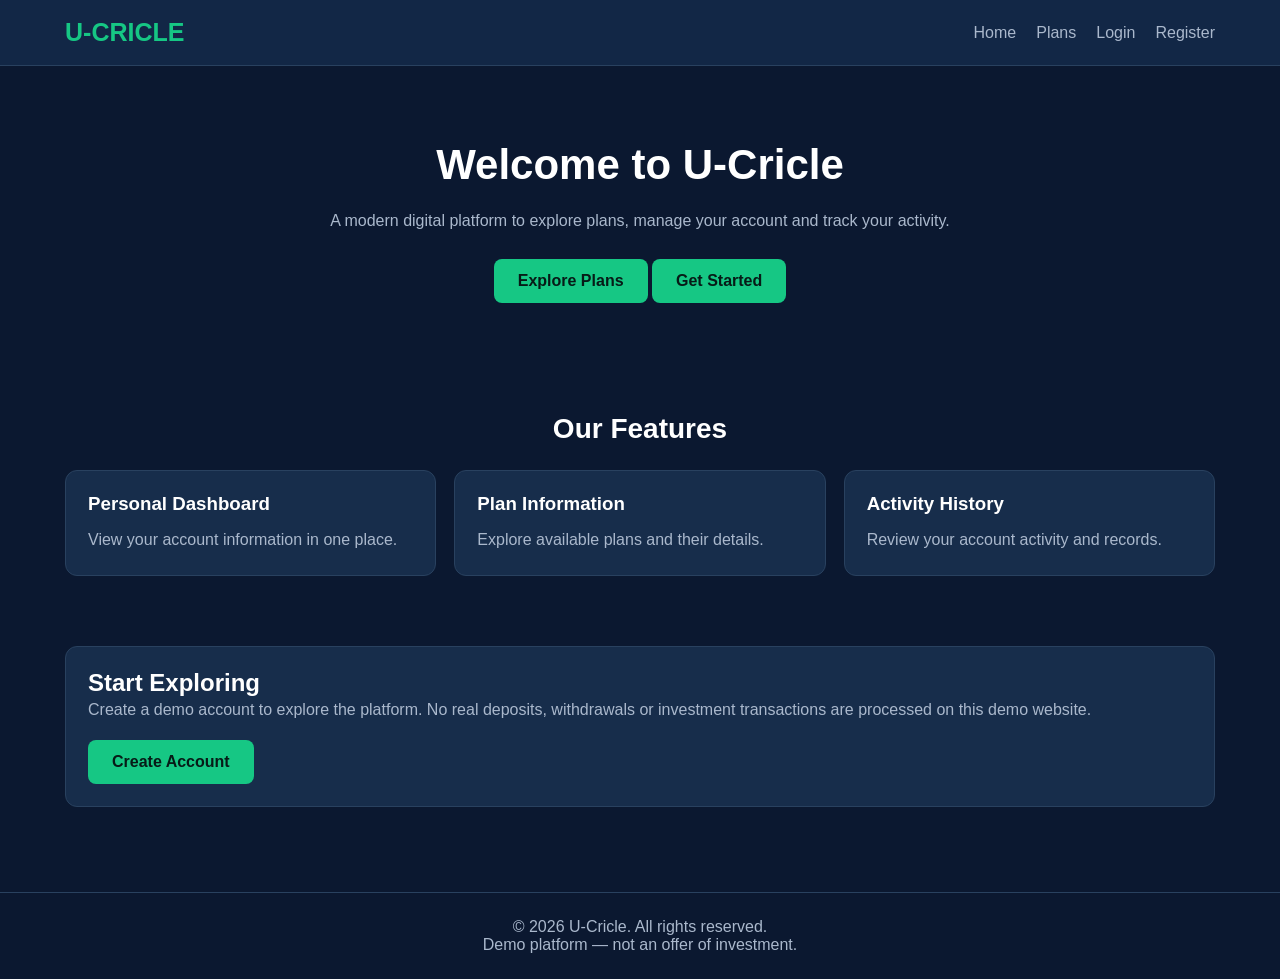
<file: index.html>
<!DOCTYPE html>
<html lang="en">
<head>
  <meta charset="UTF-8">
  <meta name="viewport" content="width=device-width, initial-scale=1.0">
  <meta name="description" content="U-Cricle - Your digital account dashboard">
  <title>U-Cricle | Home</title>
  <link rel="stylesheet" href="style.css">
</head>
<body>

  <header class="navbar">
    <div class="container">
      <a href="index.html" class="logo">U-CRICLE</a>

      <nav class="nav-links">
        <a href="index.html">Home</a>
        <a href="plans.html">Plans</a>
        <a href="login.html">Login</a>
        <a href="login.html">Register</a>
      </nav>
    </div>
  </header>

  <main>
    <section class="hero">
      <div class="container">
        <h1>Welcome to U-Cricle</h1>
        <p>
          A modern digital platform to explore plans,
          manage your account and track your activity.
        </p>
        <a href="plans.html" class="btn">Explore Plans</a>
        <a href="login.html" class="btn">Get Started</a>
      </div>
    </section>

    <section class="section">
      <div class="container">
        <h2 class="section-title">Our Features</h2>

        <div class="grid">
          <div class="card">
            <h3>Personal Dashboard</h3>
            <p>View your account information in one place.</p>
          </div>

          <div class="card">
            <h3>Plan Information</h3>
            <p>Explore available plans and their details.</p>
          </div>

          <div class="card">
            <h3>Activity History</h3>
            <p>Review your account activity and records.</p>
          </div>
        </div>
      </div>
    </section>

    <section class="section">
      <div class="container">
        <div class="card">
          <h2>Start Exploring</h2>
          <p>
            Create a demo account to explore the platform.
            No real deposits, withdrawals or investment
            transactions are processed on this demo website.
          </p>
          <br>
          <a href="login.html" class="btn">Create Account</a>
        </div>
      </div>
    </section>
  </main>

  <footer class="footer">
    <p>© <span id="currentYear"></span> U-Cricle. All rights reserved.</p>
    <p>Demo platform — not an offer of investment.</p>
  </footer>

  <script src="app.js"></script>
</body>
</html>
</file>
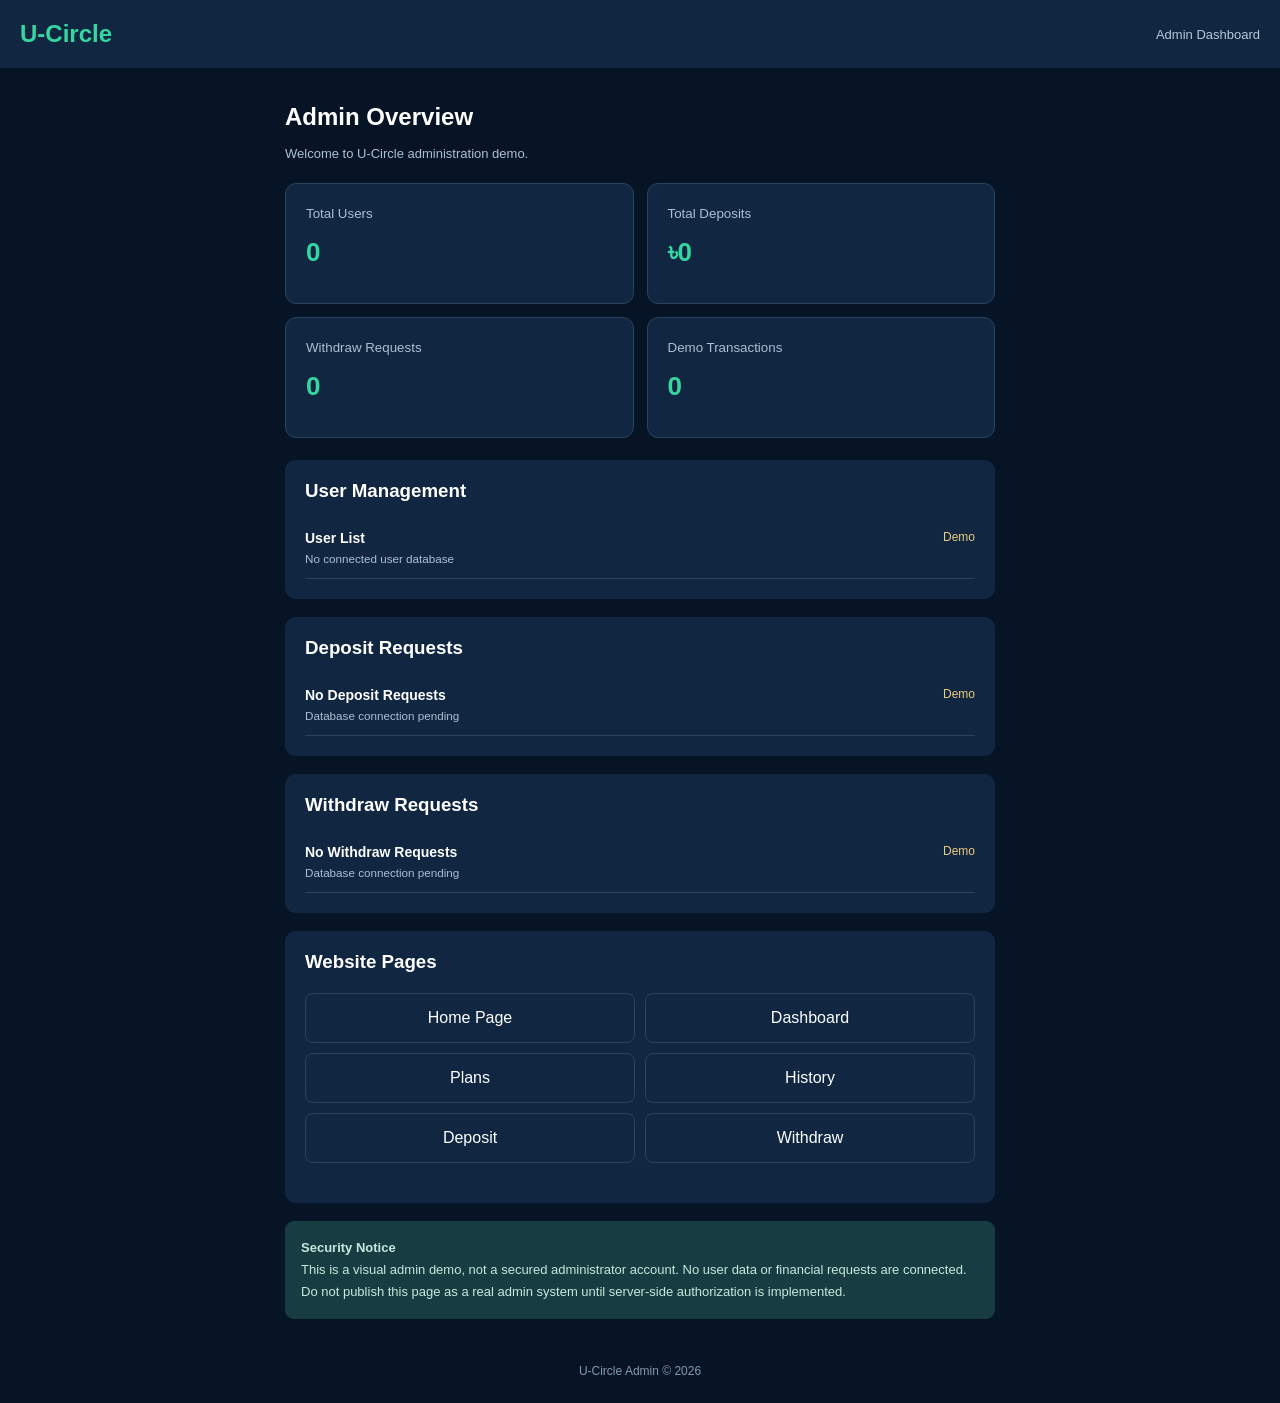
<file: admin.html>
<!DOCTYPE html>
<html lang="en">
<head>
<meta charset="UTF-8">
<meta name="viewport" content="width=device-width,initial-scale=1">
<title>U-Circle Admin Panel</title>
<style>
*{box-sizing:border-box;margin:0;padding:0}
body{
 background:#071426;color:white;
 font-family:Arial,sans-serif
}
header{
 background:#102641;padding:20px;
 display:flex;justify-content:space-between;
 align-items:center
}
.logo{font-size:24px;color:#36d6a0;font-weight:bold}
header span{font-size:13px;color:#b9c9da}
.container{max-width:750px;margin:auto;padding:20px}
h2{margin:15px 0}
.subtitle{color:#aebfd2;font-size:13px}
.grid{
 display:grid;grid-template-columns:1fr 1fr;
 gap:13px;margin:22px 0
}
.card{
 background:#102641;padding:20px;
 border:1px solid #29445e;border-radius:11px
}
.card small{color:#aebfd2}
.card h2{color:#36d6a0;font-size:26px}
.section{
 background:#102641;padding:20px;
 border-radius:11px;margin:18px 0
}
.section h3{margin-bottom:15px}
.item{
 padding:13px 0;border-bottom:1px solid #29445e;
 display:flex;justify-content:space-between;
 gap:10px;font-size:14px
}
.item small{display:block;color:#aebfd2;margin-top:6px}
.status{
 color:#eacb81;font-size:12px
}
.links{
 display:grid;grid-template-columns:1fr 1fr;
 gap:10px;margin:20px 0
}
.links a{
 padding:15px;text-align:center;
 background:#102641;color:white;
 text-decoration:none;border-radius:8px;
 border:1px solid #29445e
}
.notice{
 background:#173d42;padding:16px;
 border-radius:9px;color:#c5e9dc;
 font-size:13px;line-height:1.7
}
footer{text-align:center;padding:25px;color:#8599ae;font-size:12px}
</style>
</head>
<body>

<header>
 <div class="logo">U-Circle</div>
 <span>Admin Dashboard</span>
</header>

<main class="container">

 <h2>Admin Overview</h2>
 <p class="subtitle">
  Welcome to U-Circle administration demo.
 </p>

 <div class="grid">
  <div class="card">
   <small>Total Users</small>
   <h2>0</h2>
  </div>

  <div class="card">
   <small>Total Deposits</small>
   <h2>৳0</h2>
  </div>

  <div class="card">
   <small>Withdraw Requests</small>
   <h2>0</h2>
  </div>

  <div class="card">
   <small>Demo Transactions</small>
   <h2>0</h2>
  </div>
 </div>

 <div class="section">
  <h3>User Management</h3>
  <div class="item">
   <div>
    <b>User List</b>
    <small>No connected user database</small>
   </div>
   <span class="status">Demo</span>
  </div>
 </div>

 <div class="section">
  <h3>Deposit Requests</h3>
  <div class="item">
   <div>
    <b>No Deposit Requests</b>
    <small>Database connection pending</small>
   </div>
   <span class="status">Demo</span>
  </div>
 </div>

 <div class="section">
  <h3>Withdraw Requests</h3>
  <div class="item">
   <div>
    <b>No Withdraw Requests</b>
    <small>Database connection pending</small>
   </div>
   <span class="status">Demo</span>
  </div>
 </div>

 <div class="section">
  <h3>Website Pages</h3>
  <div class="links">
   <a href="index.html">Home Page</a>
   <a href="dashboard.html">Dashboard</a>
   <a href="plans.html">Plans</a>
   <a href="history.html">History</a>
   <a href="deposit.html">Deposit</a>
   <a href="withdraw.html">Withdraw</a>
  </div>
 </div>

 <div class="notice">
  <b>Security Notice</b><br>
  This is a visual admin demo, not a secured
  administrator account. No user data or
  financial requests are connected. Do not
  publish this page as a real admin system
  until server-side authorization is implemented.
 </div>

</main>

<footer>
 U-Circle Admin © 2026
</footer>

</body>
</html>
</file>
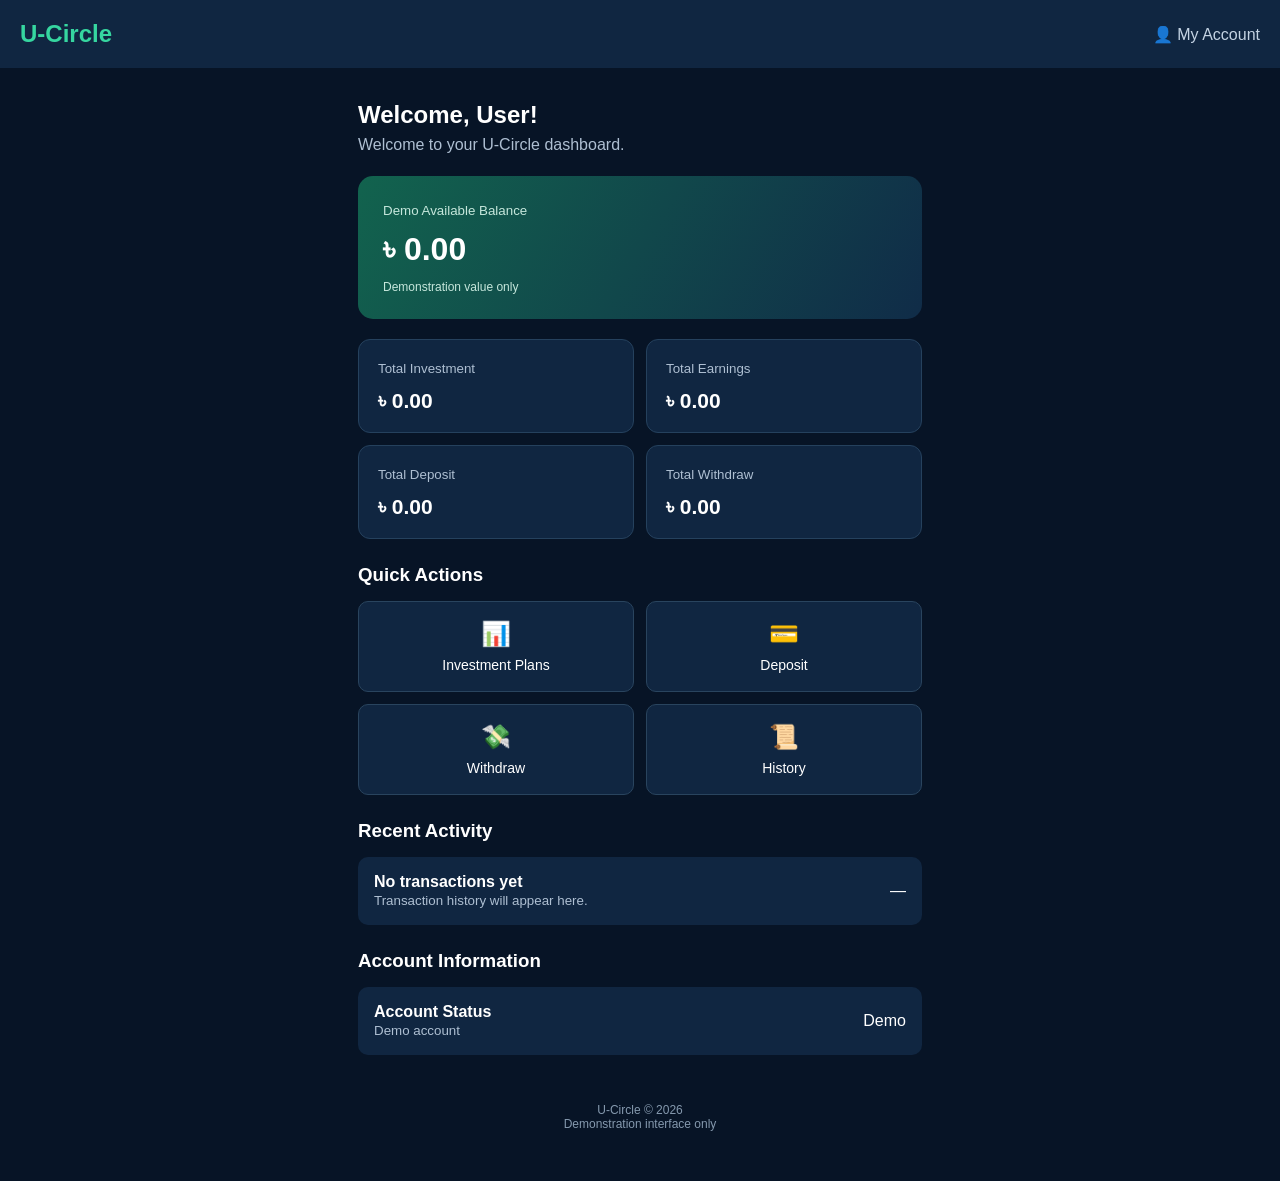
<file: dashboard.html>
<!DOCTYPE html>
<html lang="en">
<head>
<meta charset="UTF-8">
<meta name="viewport" content="width=device-width, initial-scale=1">
<title>U-Circle Dashboard</title>
<style>
*{box-sizing:border-box;margin:0;padding:0}
body{
 background:#071426;color:white;
 font-family:Arial,sans-serif;
 padding-bottom:30px
}
header{
 background:#102641;padding:20px;
 display:flex;justify-content:space-between;
 align-items:center
}
.logo{font-size:24px;color:#36d6a0;font-weight:bold}
.profile{color:#c4d3e3}
.container{padding:18px;max-width:600px;margin:auto}
.welcome{margin:15px 0 22px}
.welcome p{color:#aebfd2;margin-top:7px}
.balance{
 background:linear-gradient(120deg,#12634e,#102c48);
 padding:25px;border-radius:15px;margin-bottom:18px
}
.balance small{color:#c6e7dc}
.balance h1{font-size:32px;margin:12px 0}
.balance p{font-size:12px;color:#c6e7dc}
.cards{
 display:grid;grid-template-columns:1fr 1fr;
 gap:12px;margin:20px 0
}
.card{
 background:#102641;padding:19px;
 border:1px solid #25415d;border-radius:12px
}
.card small{color:#aebfd2}
.card h2{margin-top:12px;font-size:21px}
.actions{
 display:grid;grid-template-columns:repeat(2,1fr);
 gap:12px;margin:15px 0 25px
}
.action{
 background:#102641;border:1px solid #29445e;
 color:white;padding:18px 10px;
 border-radius:10px;text-align:center;
 text-decoration:none;font-size:14px
}
.action span{display:block;font-size:24px;margin-bottom:9px}
h3{margin:25px 0 15px}
.activity{
 background:#102641;padding:16px;
 border-radius:10px;margin-bottom:10px;
 display:flex;justify-content:space-between;
 align-items:center
}
.activity small{color:#aebfd2}
footer{text-align:center;color:#8599ae;font-size:12px;padding:20px}
</style>
</head>
<body>

<header>
 <div class="logo">U-Circle</div>
 <div class="profile">👤 My Account</div>
</header>

<main class="container">

 <div class="welcome">
  <h2>Welcome, User!</h2>
  <p>Welcome to your U-Circle dashboard.</p>
 </div>

 <section class="balance">
  <small>Demo Available Balance</small>
  <h1>৳ 0.00</h1>
  <p>Demonstration value only</p>
 </section>

 <div class="cards">
  <div class="card">
   <small>Total Investment</small>
   <h2>৳ 0.00</h2>
  </div>
  <div class="card">
   <small>Total Earnings</small>
   <h2>৳ 0.00</h2>
  </div>
  <div class="card">
   <small>Total Deposit</small>
   <h2>৳ 0.00</h2>
  </div>
  <div class="card">
   <small>Total Withdraw</small>
   <h2>৳ 0.00</h2>
  </div>
 </div>

 <h3>Quick Actions</h3>
 <div class="actions">
  <a class="action" href="plans.html">
   <span>📊</span>Investment Plans
  </a>
  <a class="action" href="deposit.html">
   <span>💳</span>Deposit
  </a>
  <a class="action" href="withdraw.html">
   <span>💸</span>Withdraw
  </a>
  <a class="action" href="history.html">
   <span>📜</span>History
  </a>
 </div>

 <h3>Recent Activity</h3>
 <div class="activity">
  <div>
   <b>No transactions yet</b><br>
   <small>Transaction history will appear here.</small>
  </div>
  <span>—</span>
 </div>

 <h3>Account Information</h3>
 <div class="activity">
  <div>
   <b>Account Status</b><br>
   <small>Demo account</small>
  </div>
  <span>Demo</span>
 </div>

</main>

<footer>
 U-Circle © 2026<br>
 Demonstration interface only
</footer>

</body>
</html>
</file>
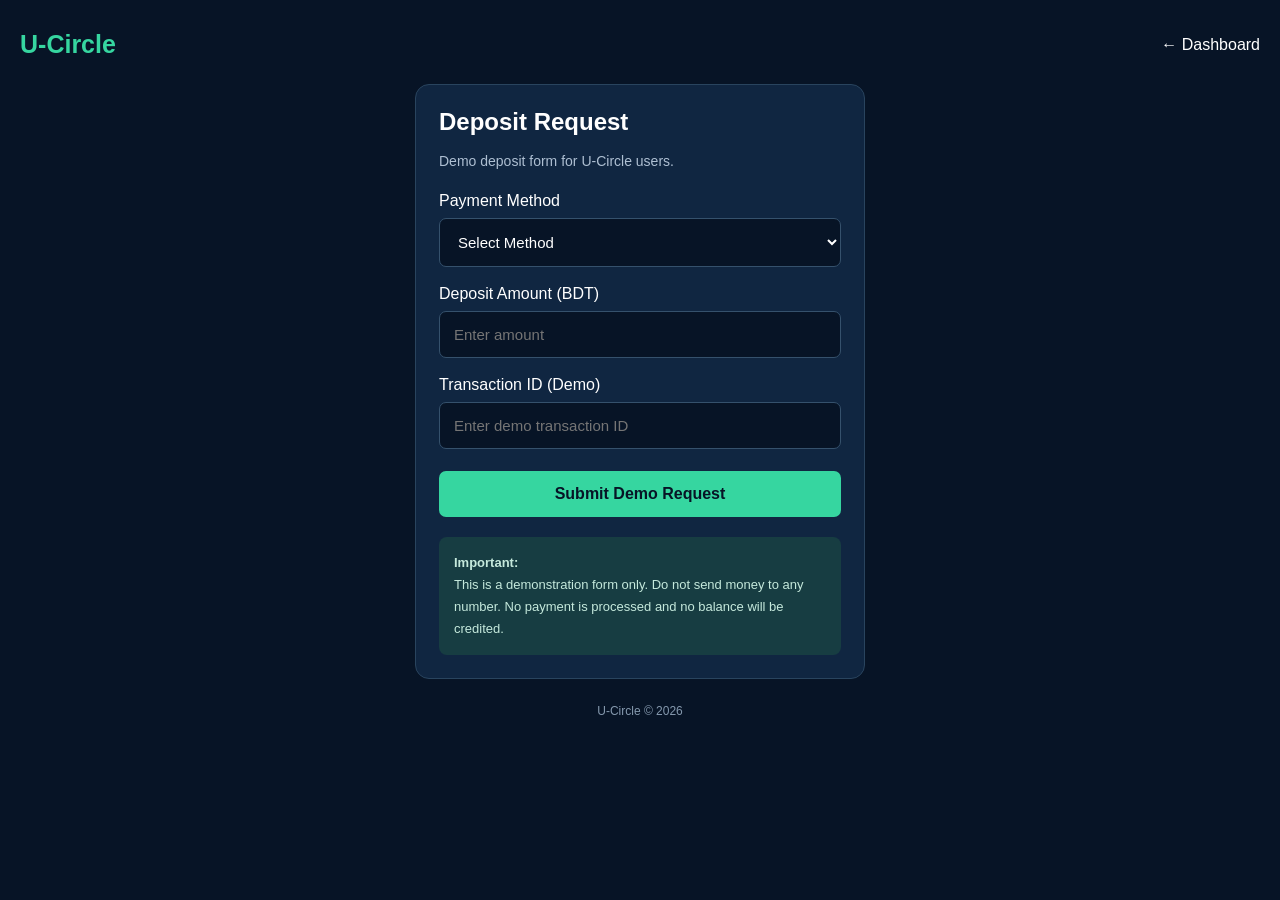
<file: deposit.html>
<!DOCTYPE html>
<html lang="en">
<head>
<meta charset="UTF-8">
<meta name="viewport" content="width=device-width,initial-scale=1">
<title>U-Circle Deposit</title>
<style>
*{box-sizing:border-box}
body{
 margin:0;padding:20px;
 background:#071426;color:white;
 font-family:Arial,sans-serif
}
header{
 display:flex;justify-content:space-between;
 align-items:center;padding:10px 0 25px
}
.logo{font-size:25px;color:#36d6a0;font-weight:bold}
header a{color:white;text-decoration:none}
.container{max-width:450px;margin:auto}
.box{
 background:#102641;padding:23px;
 border-radius:14px;border:1px solid #29445e
}
h2{margin:0 0 10px}
p{color:#aebfd2;font-size:14px;line-height:1.7}
label{display:block;margin-top:18px;margin-bottom:8px}
input,select{
 width:100%;padding:14px;
 background:#071426;color:white;
 border:1px solid #35516c;border-radius:7px;
 font-size:15px
}
button{
 width:100%;padding:14px;margin-top:22px;
 background:#36d6a0;color:#071426;
 border:0;border-radius:7px;
 font-weight:bold;font-size:16px
}
.notice{
 background:#173d42;padding:15px;
 border-radius:8px;margin-top:20px;
 color:#c5e9dc;font-size:13px;line-height:1.7
}
footer{text-align:center;color:#8599ae;margin-top:25px;font-size:12px}
</style>
</head>
<body>

<header>
 <div class="logo">U-Circle</div>
 <a href="dashboard.html">← Dashboard</a>
</header>

<main class="container">
 <div class="box">
  <h2>Deposit Request</h2>
  <p>Demo deposit form for U-Circle users.</p>

  <form id="depositForm">

   <label>Payment Method</label>
   <select id="method" required>
    <option value="">Select Method</option>
    <option value="Demo bKash">Demo bKash</option>
    <option value="Demo Nagad">Demo Nagad</option>
    <option value="Demo Bank">Demo Bank</option>
   </select>

   <label>Deposit Amount (BDT)</label>
   <input id="amount" type="number"
   min="1" max="1000000"
   placeholder="Enter amount" required>

   <label>Transaction ID (Demo)</label>
   <input id="trx" type="text"
   maxlength="40"
   placeholder="Enter demo transaction ID" required>

   <button type="submit">Submit Demo Request</button>
  </form>

  <div class="notice">
   <b>Important:</b><br>
   This is a demonstration form only.
   Do not send money to any number.
   No payment is processed and no balance
   will be credited.
  </div>
 </div>
</main>

<footer>U-Circle © 2026</footer>

<script>
document.getElementById('depositForm')
.addEventListener('submit',function(e){
 e.preventDefault();

 const method=document.getElementById('method').value;
 const amount=document.getElementById('amount').value;
 const trx=document.getElementById('trx').value.trim();

 if(!method || !amount || !trx){
  alert('Please complete all fields.');
  return;
 }

 alert(
  'Demo request submitted locally.\\n'+
  'Method: '+method+
  '\\nAmount: ৳'+amount+
  '\\nNo real payment was made.'
 );

 this.reset();
});
</script>

</body>
</html>
</file>
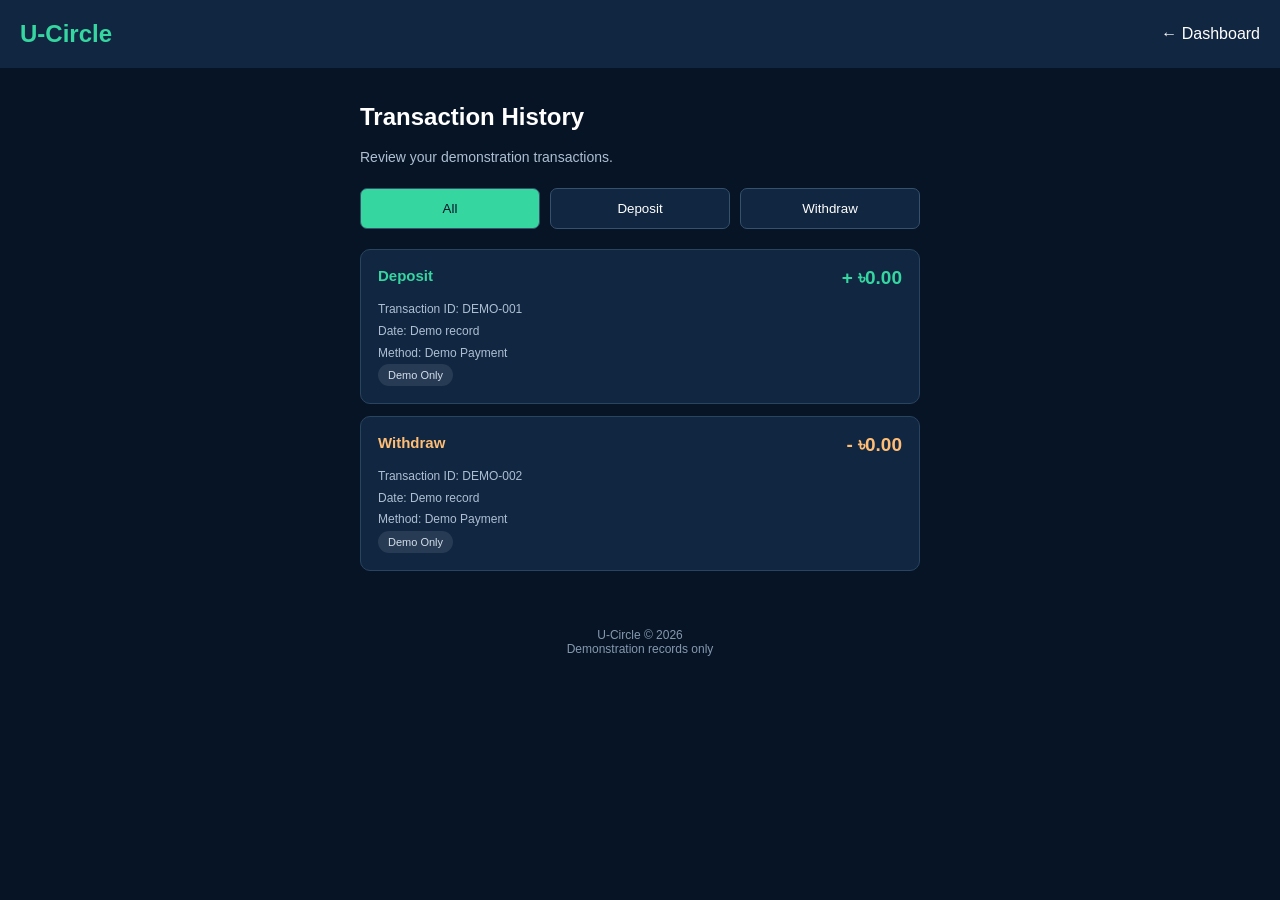
<file: history.html>
<!DOCTYPE html>
<html lang="en">
<head>
<meta charset="UTF-8">
<meta name="viewport" content="width=device-width,initial-scale=1">
<title>U-Circle Transaction History</title>
<style>
*{box-sizing:border-box;margin:0;padding:0}
body{
 background:#071426;color:white;
 font-family:Arial,sans-serif;padding-bottom:30px
}
header{
 background:#102641;padding:20px;
 display:flex;justify-content:space-between;
 align-items:center
}
.logo{font-size:24px;color:#36d6a0;font-weight:bold}
header a{color:white;text-decoration:none}
.container{max-width:600px;margin:auto;padding:20px}
h2{margin:15px 0}
p{color:#aebfd2;font-size:14px;line-height:1.6}
.filters{
 display:flex;gap:10px;margin:20px 0
}
.filters button{
 flex:1;padding:12px;border-radius:7px;
 border:1px solid #35516c;
 background:#102641;color:white
}
.filters button.active{
 background:#36d6a0;color:#071426
}
.transaction{
 background:#102641;padding:17px;
 border-radius:10px;margin-bottom:12px;
 border:1px solid #29445e
}
.top{
 display:flex;justify-content:space-between;
 gap:10px;margin-bottom:10px
}
.top b{font-size:15px}
.amount{font-size:19px;font-weight:bold}
.deposit{color:#36d6a0}
.withdraw{color:#ffbd75}
.info{color:#aebfd2;font-size:12px;line-height:1.8}
.status{
 display:inline-block;padding:5px 10px;
 border-radius:20px;font-size:11px;
 background:#273b54;color:#d5dfeb
}
.empty{
 background:#102641;padding:30px;
 text-align:center;border-radius:10px;
 color:#aebfd2
}
footer{text-align:center;color:#8599ae;padding:25px;font-size:12px}
</style>
</head>
<body>

<header>
 <div class="logo">U-Circle</div>
 <a href="dashboard.html">← Dashboard</a>
</header>

<main class="container">
 <h2>Transaction History</h2>
 <p>Review your demonstration transactions.</p>

 <div class="filters">
  <button class="active" onclick="filterData('all',this)">All</button>
  <button onclick="filterData('deposit',this)">Deposit</button>
  <button onclick="filterData('withdraw',this)">Withdraw</button>
 </div>

 <div id="list">

  <div class="transaction" data-type="deposit">
   <div class="top">
    <b class="deposit">Deposit</b>
    <span class="amount deposit">+ ৳0.00</span>
   </div>
   <div class="info">
    Transaction ID: DEMO-001<br>
    Date: Demo record<br>
    Method: Demo Payment
   </div>
   <span class="status">Demo Only</span>
  </div>

  <div class="transaction" data-type="withdraw">
   <div class="top">
    <b class="withdraw">Withdraw</b>
    <span class="amount withdraw">- ৳0.00</span>
   </div>
   <div class="info">
    Transaction ID: DEMO-002<br>
    Date: Demo record<br>
    Method: Demo Payment
   </div>
   <span class="status">Demo Only</span>
  </div>

 </div>

 <div class="empty" id="empty" style="display:none">
  No transactions available.
 </div>
</main>

<footer>
 U-Circle © 2026<br>
 Demonstration records only
</footer>

<script>
function filterData(type,button){
 const items=document.querySelectorAll('.transaction');
 let count=0;

 items.forEach(item=>{
  const show=type==='all'||item.dataset.type===type;
  item.style.display=show?'block':'none';
  if(show) count++;
 });

 document.querySelectorAll('.filters button')
 .forEach(btn=>btn.classList.remove('active'));

 button.classList.add('active');

 document.getElementById('empty').style.display=
 count===0?'block':'none';
}
</script>

</body>
</html>
</file>
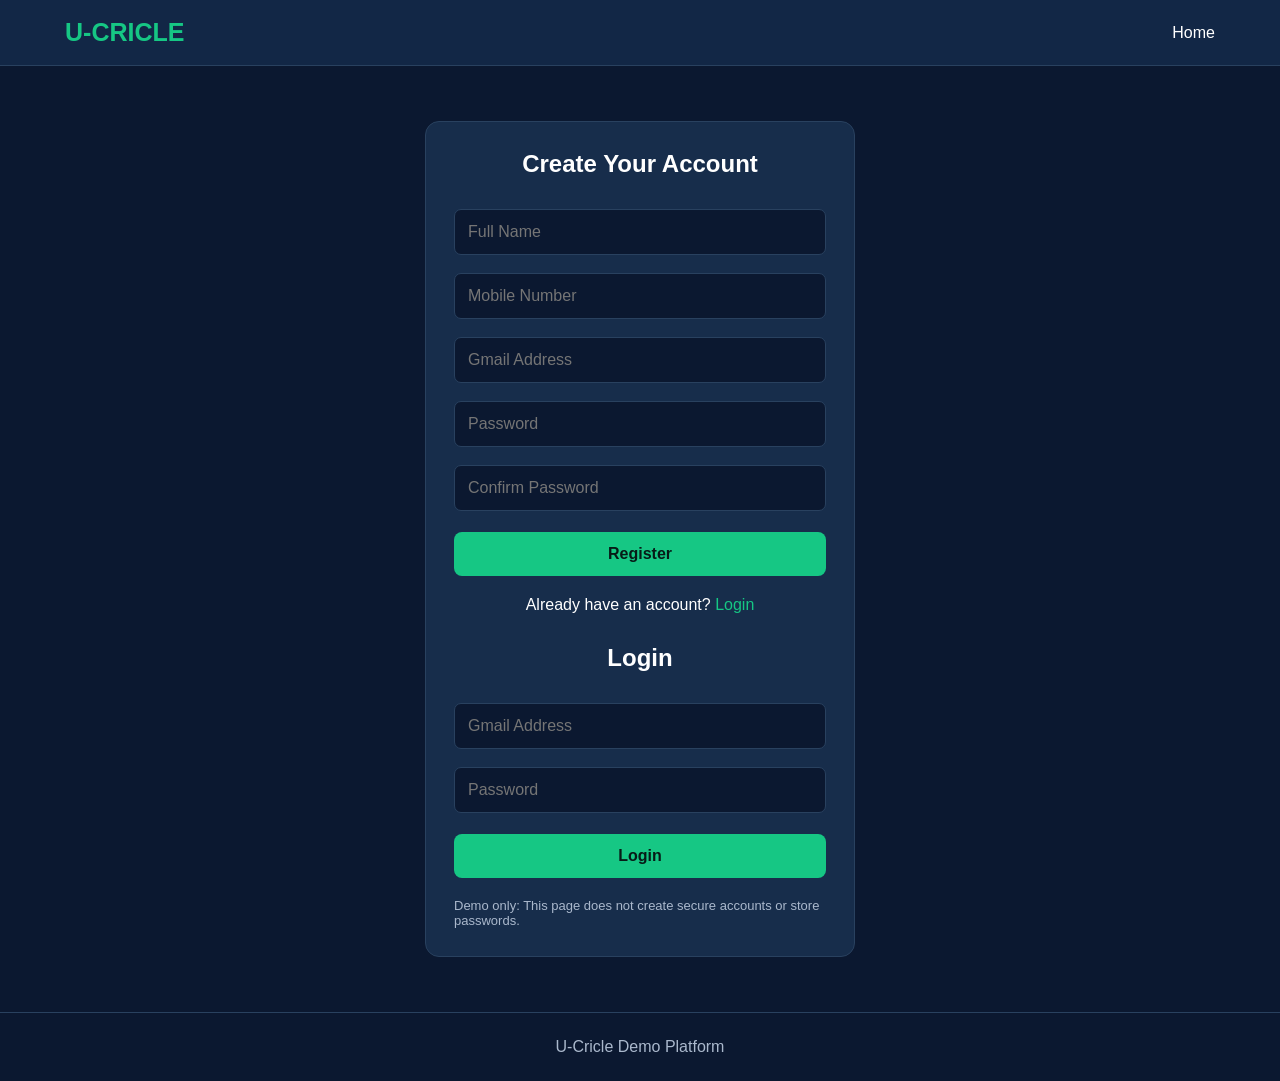
<file: login.html>
<!DOCTYPE html>
<html lang="en">
<head>
  <meta charset="UTF-8">
  <meta name="viewport" content="width=device-width, initial-scale=1.0">
  <title>U-Cricle | Account</title>
  <link rel="stylesheet" href="style.css">
</head>
<body>

<header class="navbar">
  <div class="container">
    <a href="index.html" class="logo">U-CRICLE</a>
    <a href="index.html">Home</a>
  </div>
</header>

<main class="form-box">
  <h2>Create Your Account</h2>

  <form id="registerForm">
    <input type="text" id="fullName" placeholder="Full Name" required>

    <input type="tel" id="phone" placeholder="Mobile Number" required>

    <input type="email" id="email" placeholder="Gmail Address" required>

    <input type="password" id="password" placeholder="Password" minlength="8" required>

    <input type="password" id="confirmPassword" placeholder="Confirm Password" minlength="8" required>

    <button type="submit" class="btn">Register</button>
  </form>

  <p style="margin-top:20px; text-align:center;">
    Already have an account?
    <a href="#login" style="color:#16c784;">Login</a>
  </p>

  <div id="login" style="margin-top:30px;">
    <h2>Login</h2>

    <form id="loginForm">
      <input type="email" placeholder="Gmail Address" required>
      <input type="password" placeholder="Password" required>
      <button type="submit" class="btn">Login</button>
    </form>
  </div>

  <p id="message" style="margin-top:15px; color:#16c784;"></p>

  <p style="margin-top:20px; color:#aab8cc; font-size:13px;">
    Demo only: This page does not create secure accounts or store passwords.
  </p>
</main>

<footer class="footer">
  U-Cricle Demo Platform
</footer>

<script>
const registerForm = document.getElementById("registerForm");
const loginForm = document.getElementById("loginForm");
const message = document.getElementById("message");

registerForm.addEventListener("submit", function(event) {
  event.preventDefault();

  const password = document.getElementById("password").value;
  const confirmPassword = document.getElementById("confirmPassword").value;

  if (password !== confirmPassword) {
    message.textContent = "Passwords do not match!";
    return;
  }

  message.textContent =
    "Demo only: Secure registration backend is not connected.";
});

loginForm.addEventListener("submit", function(event) {
  event.preventDefault();

  message.textContent =
    "Demo only: Secure login backend is not connected.";
});
</script>

</body>
</html>
</file>
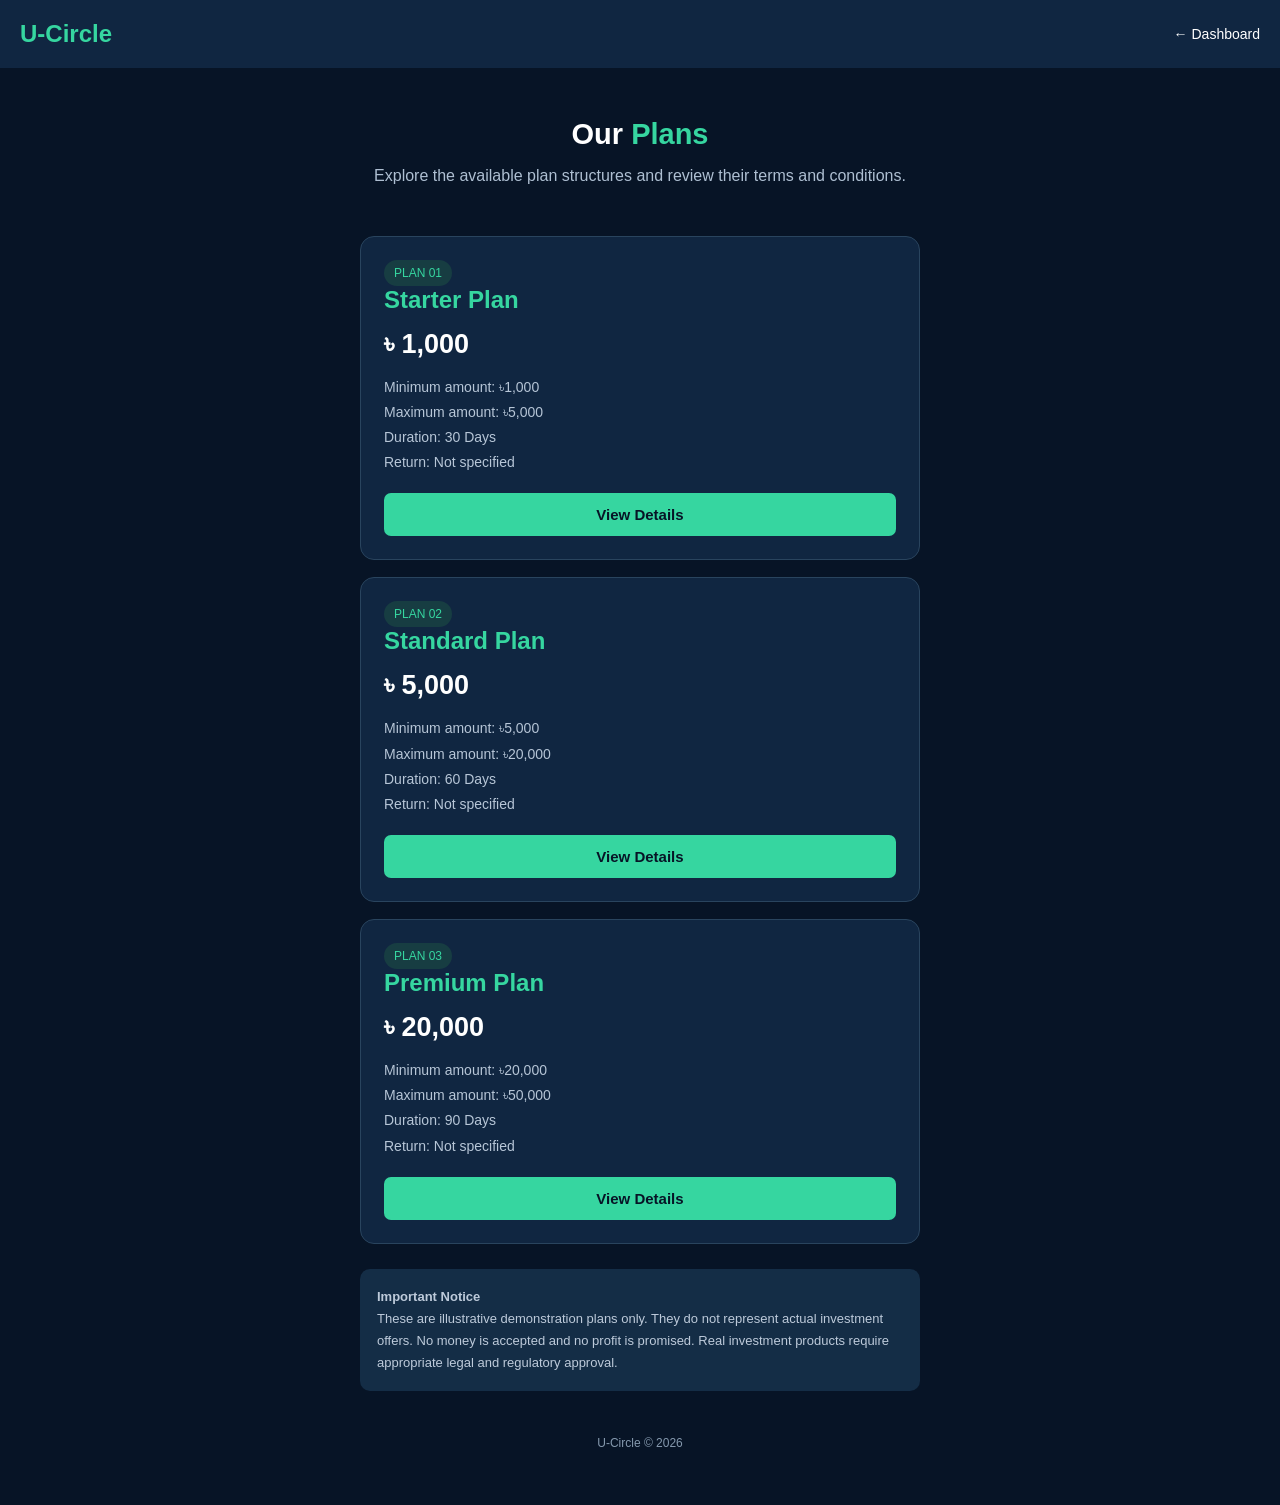
<file: plans.html>
<!DOCTYPE html>
<html lang="en">
<head>
<meta charset="UTF-8">
<meta name="viewport" content="width=device-width, initial-scale=1">
<title>U-Circle Investment Plans</title>
<style>
*{box-sizing:border-box;margin:0;padding:0}
body{
 background:#071426;color:white;
 font-family:Arial,sans-serif;
 padding-bottom:30px
}
header{
 background:#102641;padding:20px;
 display:flex;justify-content:space-between;
 align-items:center
}
.logo{font-size:24px;color:#36d6a0;font-weight:bold}
header a{color:white;text-decoration:none;font-size:14px}
.container{max-width:600px;margin:auto;padding:20px}
.heading{text-align:center;padding:30px 5px}
.heading h1{font-size:29px;margin-bottom:12px}
.heading span{color:#36d6a0}
.heading p{color:#aebfd2;line-height:1.6}
.plan{
 background:#102641;border:1px solid #29445e;
 border-radius:14px;padding:23px;margin:17px 0
}
.plan h2{color:#36d6a0;margin-bottom:12px}
.amount{font-size:27px;font-weight:bold;margin:15px 0}
.plan p{color:#b7c6d7;line-height:1.8;font-size:14px}
.tag{
 display:inline-block;background:#173d42;
 color:#36d6a0;padding:6px 10px;
 border-radius:20px;font-size:12px
}
button{
 width:100%;padding:13px;margin-top:18px;
 border:0;border-radius:7px;
 background:#36d6a0;color:#071426;
 font-size:15px;font-weight:bold
}
.notice{
 background:#142d46;border-radius:10px;
 padding:17px;margin-top:25px;
 color:#bdcada;line-height:1.7;font-size:13px
}
footer{text-align:center;color:#8599ae;padding:25px;font-size:12px}
</style>
</head>
<body>

<header>
 <div class="logo">U-Circle</div>
 <a href="dashboard.html">← Dashboard</a>
</header>

<main class="container">

 <section class="heading">
  <h1>Our <span>Plans</span></h1>
  <p>
   Explore the available plan structures
   and review their terms and conditions.
  </p>
 </section>

 <div class="plan">
  <span class="tag">PLAN 01</span>
  <h2>Starter Plan</h2>
  <div class="amount">৳ 1,000</div>
  <p>
   Minimum amount: ৳1,000<br>
   Maximum amount: ৳5,000<br>
   Duration: 30 Days<br>
   Return: Not specified
  </p>
  <button onclick="details('Starter Plan')">
   View Details
  </button>
 </div>

 <div class="plan">
  <span class="tag">PLAN 02</span>
  <h2>Standard Plan</h2>
  <div class="amount">৳ 5,000</div>
  <p>
   Minimum amount: ৳5,000<br>
   Maximum amount: ৳20,000<br>
   Duration: 60 Days<br>
   Return: Not specified
  </p>
  <button onclick="details('Standard Plan')">
   View Details
  </button>
 </div>

 <div class="plan">
  <span class="tag">PLAN 03</span>
  <h2>Premium Plan</h2>
  <div class="amount">৳ 20,000</div>
  <p>
   Minimum amount: ৳20,000<br>
   Maximum amount: ৳50,000<br>
   Duration: 90 Days<br>
   Return: Not specified
  </p>
  <button onclick="details('Premium Plan')">
   View Details
  </button>
 </div>

 <div class="notice">
  <b>Important Notice</b><br>
  These are illustrative demonstration plans only.
  They do not represent actual investment offers.
  No money is accepted and no profit is promised.
  Real investment products require appropriate
  legal and regulatory approval.
 </div>

</main>

<footer>
 U-Circle © 2026
</footer>

<script>
function details(name){
 alert(name + '\nDemo plan only. No investment is available.');
}
</script>

</body>
</html>
</file>
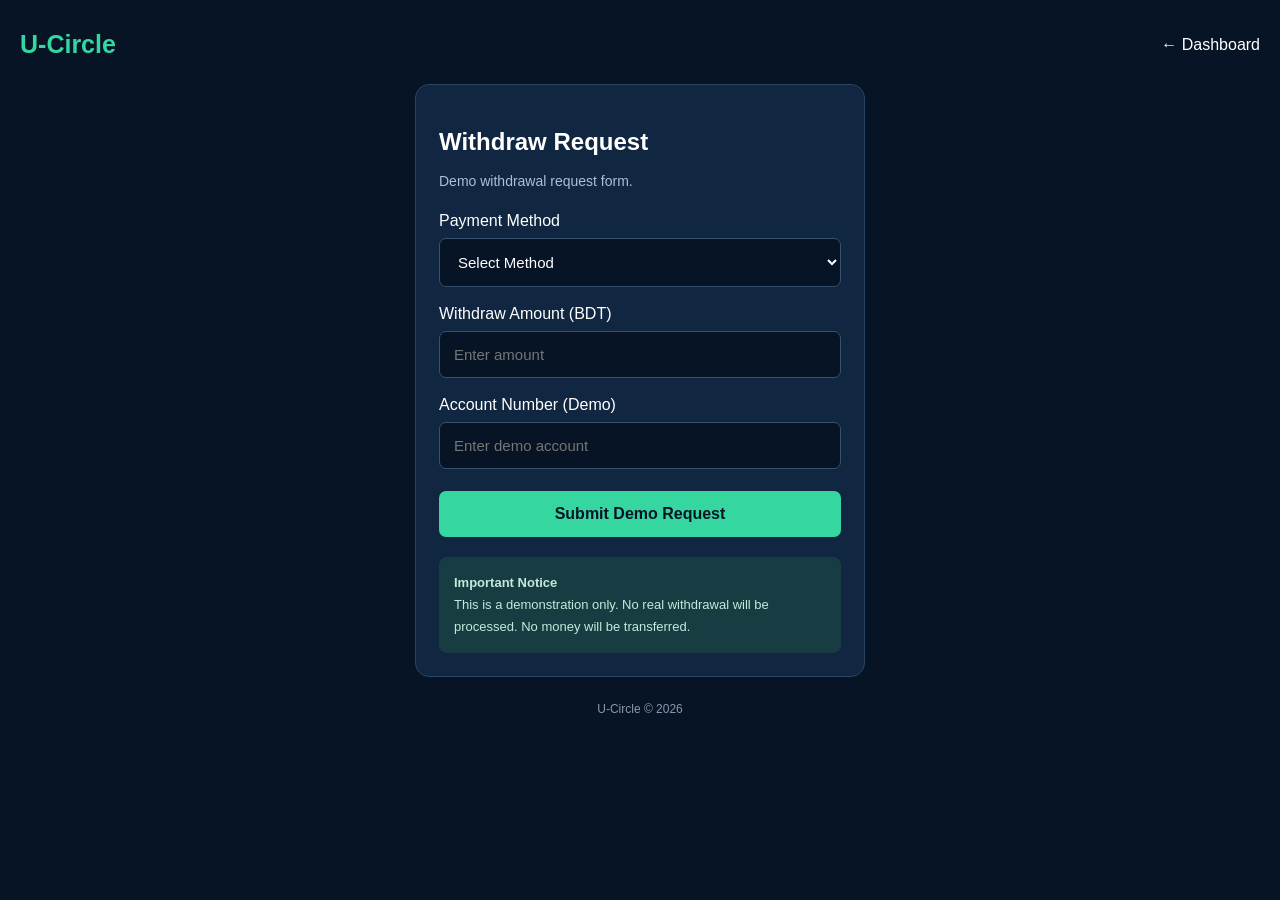
<file: withdraw.html>
<!DOCTYPE html>
<html lang="en">
<head>
<meta charset="UTF-8">
<meta name="viewport" content="width=device-width,initial-scale=1">
<title>U-Circle Withdraw</title>
<style>
*{box-sizing:border-box}
body{
 margin:0;padding:20px;
 background:#071426;color:white;
 font-family:Arial,sans-serif
}
header{
 display:flex;justify-content:space-between;
 align-items:center;padding:10px 0 25px
}
.logo{font-size:25px;color:#36d6a0;font-weight:bold}
header a{color:white;text-decoration:none}
.container{max-width:450px;margin:auto}
.box{
 background:#102641;padding:23px;
 border-radius:14px;border:1px solid #29445e
}
h2{margin-bottom:10px}
p{color:#aebfd2;font-size:14px;line-height:1.7}
label{display:block;margin-top:18px;margin-bottom:8px}
input,select{
 width:100%;padding:14px;
 background:#071426;color:white;
 border:1px solid #35516c;
 border-radius:7px;font-size:15px
}
button{
 width:100%;padding:14px;margin-top:22px;
 background:#36d6a0;color:#071426;
 border:0;border-radius:7px;
 font-weight:bold;font-size:16px
}
.notice{
 background:#173d42;padding:15px;
 border-radius:8px;margin-top:20px;
 color:#c5e9dc;font-size:13px;line-height:1.7
}
footer{text-align:center;color:#8599ae;margin-top:25px;font-size:12px}
</style>
</head>
<body>

<header>
 <div class="logo">U-Circle</div>
 <a href="dashboard.html">← Dashboard</a>
</header>

<main class="container">
 <div class="box">
  <h2>Withdraw Request</h2>
  <p>Demo withdrawal request form.</p>

  <form id="withdrawForm">

   <label>Payment Method</label>
   <select id="method" required>
    <option value="">Select Method</option>
    <option value="Demo bKash">Demo bKash</option>
    <option value="Demo Nagad">Demo Nagad</option>
    <option value="Demo Bank">Demo Bank</option>
   </select>

   <label>Withdraw Amount (BDT)</label>
   <input id="amount" type="number"
   min="1" max="1000000"
   placeholder="Enter amount" required>

   <label>Account Number (Demo)</label>
   <input id="account" type="text"
   maxlength="40"
   placeholder="Enter demo account" required>

   <button type="submit">Submit Demo Request</button>
  </form>

  <div class="notice">
   <b>Important Notice</b><br>
   This is a demonstration only.
   No real withdrawal will be processed.
   No money will be transferred.
  </div>
 </div>
</main>

<footer>U-Circle © 2026</footer>

<script>
document.getElementById('withdrawForm')
.addEventListener('submit',function(e){
 e.preventDefault();

 const method=document.getElementById('method').value;
 const amount=document.getElementById('amount').value;
 const account=document.getElementById('account').value.trim();

 if(!method || !amount || !account){
  alert('Please complete all fields.');
  return;
 }

 alert(
  'Demo withdrawal request received.\\n'+
  'Method: '+method+
  '\\nAmount: ৳'+amount+
  '\\nNo money was transferred.'
 );

 this.reset();
});
</script>

</body>
</html>
</file>
<file: style.css>
/* U-Cricle Professional Website Design */

* {
  margin: 0;
  padding: 0;
  box-sizing: border-box;
}

:root {
  --primary: #0b1830;
  --secondary: #122746;
  --accent: #16c784;
  --text: #ffffff;
  --muted: #aab8cc;
  --card: #172d4b;
  --border: #29415f;
}

body {
  font-family: Arial, sans-serif;
  background: var(--primary);
  color: var(--text);
  min-height: 100vh;
}

a {
  color: inherit;
  text-decoration: none;
}

button, input {
  font: inherit;
}

.container {
  width: 92%;
  max-width: 1150px;
  margin: auto;
}

.navbar {
  background: var(--secondary);
  padding: 18px 0;
  border-bottom: 1px solid var(--border);
}

.navbar .container {
  display: flex;
  align-items: center;
  justify-content: space-between;
  gap: 15px;
}

.logo {
  font-size: 25px;
  font-weight: bold;
  color: var(--accent);
}

.nav-links {
  display: flex;
  gap: 20px;
  flex-wrap: wrap;
}

.nav-links a {
  color: var(--muted);
}

.nav-links a:hover {
  color: var(--accent);
}

.hero {
  padding: 75px 0;
  text-align: center;
}

.hero h1 {
  font-size: 42px;
  margin-bottom: 18px;
}

.hero p {
  color: var(--muted);
  line-height: 1.7;
  margin-bottom: 25px;
}

.btn {
  display: inline-block;
  background: var(--accent);
  color: #071b17;
  padding: 13px 24px;
  border: none;
  border-radius: 8px;
  font-weight: bold;
  cursor: pointer;
}

.btn:hover {
  opacity: 0.85;
}

.section {
  padding: 35px 0;
}

.section-title {
  text-align: center;
  margin-bottom: 25px;
  font-size: 28px;
}

.grid {
  display: grid;
  grid-template-columns: repeat(auto-fit, minmax(220px, 1fr));
  gap: 18px;
}

.card {
  background: var(--card);
  border: 1px solid var(--border);
  border-radius: 12px;
  padding: 22px;
}

.card h3 {
  margin-bottom: 12px;
}

.card p {
  color: var(--muted);
  line-height: 1.6;
}

.form-box {
  width: 92%;
  max-width: 430px;
  margin: 55px auto;
  padding: 28px;
  background: var(--card);
  border: 1px solid var(--border);
  border-radius: 14px;
}

.form-box h2 {
  text-align: center;
  margin-bottom: 22px;
}

.form-box input {
  width: 100%;
  padding: 13px;
  margin: 9px 0;
  border-radius: 7px;
  border: 1px solid var(--border);
  background: var(--primary);
  color: white;
}

.form-box .btn {
  width: 100%;
  margin-top: 12px;
}

.dashboard-header {
  padding: 25px 0;
}

.balance {
  font-size: 30px;
  color: var(--accent);
  margin-top: 10px;
}

.table-wrap {
  overflow-x: auto;
}

table {
  width: 100%;
  border-collapse: collapse;
  background: var(--card);
}

th, td {
  padding: 14px;
  text-align: left;
  border-bottom: 1px solid var(--border);
}

th {
  color: var(--accent);
}

.footer {
  margin-top: 50px;
  padding: 25px;
  text-align: center;
  color: var(--muted);
  border-top: 1px solid var(--border);
}

@media (max-width: 600px) {
  .hero h1 {
    font-size: 30px;
  }

  .nav-links {
    gap: 10px;
    font-size: 13px;
  }

  .navbar .container {
    flex-direction: column;
  }
}
</file>
